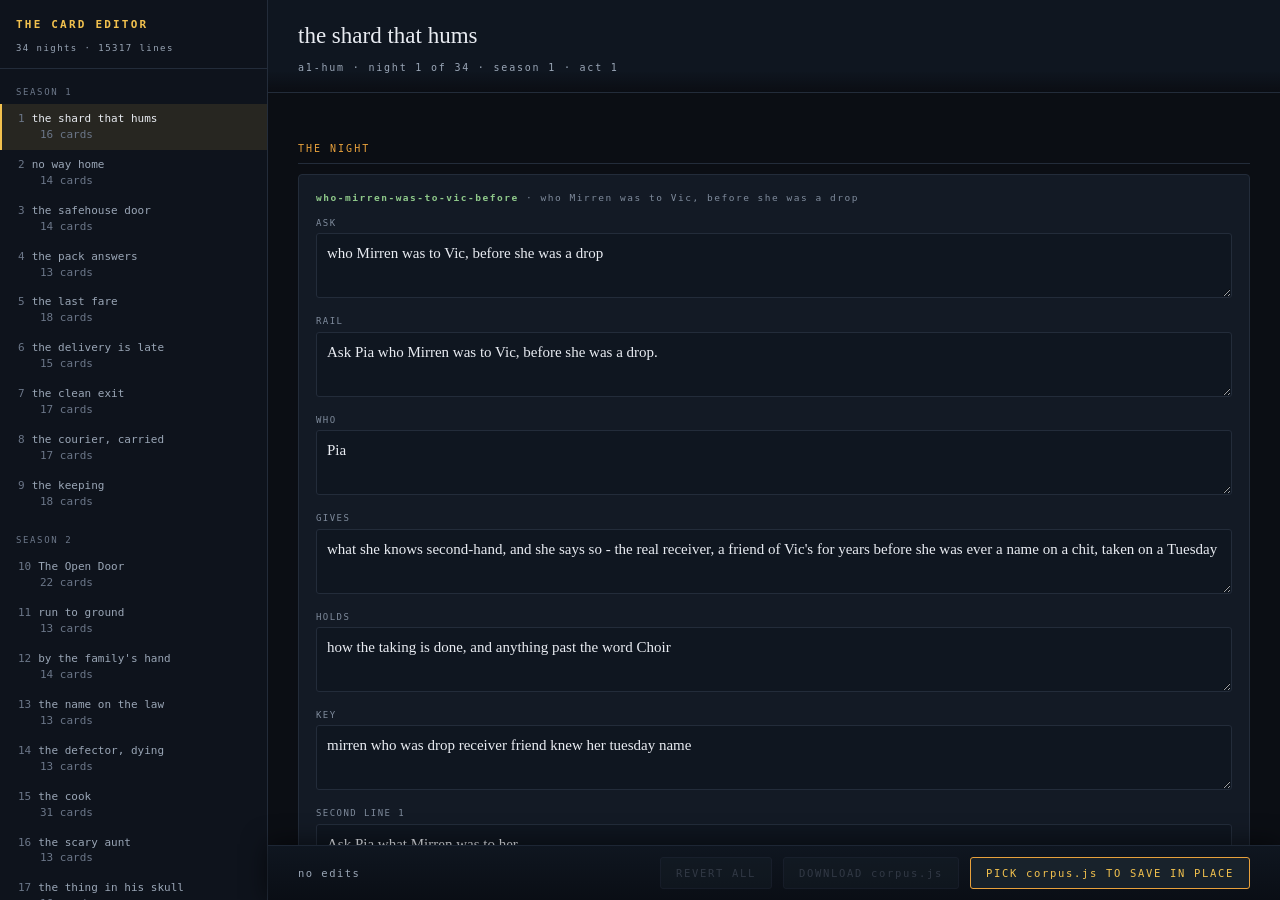
<file: editor.html>
<!doctype html>
<html lang="en">
<head>
<meta charset="utf-8">
<meta name="viewport" content="width=device-width,initial-scale=1">
<title>MUDSKIPPERS — the card editor</title>
<style>
:root{
  --bg:#0b0e14; --panel:#131a25; --panel-2:#19222f; --ink:#e9ecf2; --ink-dim:#9aa6b6;
  --line:#232c3a; --gold:#f2c14e; --sodium:#e8a13c; --green:#8fc98a; --red:#e08b8b;
  --mono:ui-monospace,'Cascadia Mono',Menlo,Consolas,monospace;
}
*{box-sizing:border-box}
html,body{margin:0;height:100%}
body{
  background:var(--bg); color:var(--ink); display:grid; grid-template-columns:268px 1fr;
  font:15px/1.6 Georgia,'Iowan Old Style',serif; overflow:hidden;
}
button{font-family:var(--mono);cursor:pointer}

/* ---- the rail ---- */
nav{border-right:1px solid var(--line);overflow-y:auto;height:100vh;background:#0e131c}
.brand{padding:16px 16px 10px;border-bottom:1px solid var(--line)}
.brand b{font-family:var(--mono);font-size:11px;letter-spacing:.2em;color:var(--gold);display:block}
.brand span{font-family:var(--mono);font-size:9px;letter-spacing:.16em;color:var(--ink-dim)}
.season{font-family:var(--mono);font-size:9px;letter-spacing:.18em;color:#6b7688;padding:16px 16px 5px}
.nb{
  display:block;width:100%;text-align:left;background:none;border:0;border-left:2px solid transparent;
  color:var(--ink-dim);font-family:var(--mono);font-size:11px;padding:7px 16px;line-height:1.45;
}
.nb:hover{background:rgba(232,161,60,.07);color:var(--ink)}
.nb[aria-current="true"]{border-left-color:var(--gold);background:rgba(242,193,78,.11);color:var(--ink)}
.nb i{color:#6b7688;font-style:normal;margin-right:7px}
.nb u{text-decoration:none;color:var(--green);margin-left:6px}

/* ---- the page ---- */
main{overflow-y:auto;height:100vh;padding:0 0 120px}
.head{
  position:sticky;top:0;z-index:5;background:linear-gradient(180deg,#0f1620 78%,rgba(15,22,32,0));
  padding:18px 30px 16px;border-bottom:1px solid var(--line);
}
h1{margin:0;font-size:23px;font-weight:400}
.sub{font-family:var(--mono);font-size:10px;letter-spacing:.18em;color:var(--ink-dim);margin-top:5px}
.wrap{padding:22px 30px 0;max-width:1080px}

.deck{font-family:var(--mono);font-size:10px;letter-spacing:.2em;color:var(--sodium);
  margin:26px 0 10px;padding-bottom:6px;border-bottom:1px solid var(--line)}
.card{background:var(--panel);border:1px solid var(--line);border-radius:4px;padding:15px 17px;margin-bottom:14px}
.card.dirty{border-color:var(--gold);box-shadow:0 0 0 1px rgba(242,193,78,.25)}
.cid{font-family:var(--mono);font-size:9.5px;letter-spacing:.16em;color:#7f8b9c;margin-bottom:11px}
.cid b{color:var(--green)}
.cid em{color:#5d6673;font-style:normal}

.f{margin:9px 0}
.f label{display:block;font-family:var(--mono);font-size:9px;letter-spacing:.16em;color:#7f8b9c;margin-bottom:3px}
textarea{
  width:100%;background:#0f1620;color:var(--ink);border:1px solid var(--line);border-radius:3px;
  padding:8px 10px;font:15px/1.55 Georgia,serif;resize:vertical;overflow:hidden;min-height:38px;
}
textarea:focus{outline:none;border-color:var(--sodium);background:#111925}
textarea.changed{border-color:var(--gold);background:#151a12}
textarea.locked{background:#0c1017;color:#6b7688;border-style:dashed}
.who{font-family:var(--mono);font-size:10px;letter-spacing:.14em;color:var(--sodium)}
.lockmsg{font-family:var(--mono);font-size:9px;color:var(--red);letter-spacing:.05em;margin-top:3px}

/* ---- the bar ---- */
.bar{
  position:fixed;left:268px;right:0;bottom:0;z-index:9;background:linear-gradient(180deg,#0f1620,#0a0e15);
  border-top:1px solid #1d2634;padding:11px 30px;display:flex;gap:11px;align-items:center;
  box-shadow:0 -1px 26px rgba(0,0,0,.6);
}
.bar .count{font-family:var(--mono);font-size:10.5px;letter-spacing:.14em;color:var(--ink-dim);flex:1}
.bar .count b{color:var(--gold)}
.btn{
  background:#18222b;border:1px solid #2f7f8a;color:#6fd3e0;border-radius:3px;
  font-size:10.5px;letter-spacing:.16em;padding:9px 15px;
}
.btn:hover{border-color:#6fd3e0;box-shadow:0 0 18px rgba(111,211,224,.18)}
.btn.gold{border-color:var(--sodium);color:var(--gold)}
.btn.gold:hover{border-color:var(--gold);box-shadow:0 0 18px rgba(232,161,60,.22)}
.btn[disabled]{opacity:.38;cursor:default;box-shadow:none;border-color:#2c3444;color:#6d7789}
.msg{font-family:var(--mono);font-size:10px;letter-spacing:.06em;color:var(--green);min-width:220px;text-align:right}
.msg.bad{color:var(--red)}

.boot{padding:60px 40px;font-family:var(--mono);font-size:12px;color:var(--ink-dim);line-height:2}
.boot b{color:var(--gold)}
</style>
</head>
<body>

<nav id="rail">
  <div class="brand"><b>THE CARD EDITOR</b><span id="brandsub">loading corpus.js…</span></div>
  <div id="nights"></div>
</nav>

<main>
  <div id="page" class="boot">Reading <b>corpus.js</b>…</div>
</main>

<div class="bar">
  <div class="count" id="count">no edits</div>
  <div class="msg" id="msg"></div>
  <button class="btn" id="revert" disabled>REVERT ALL</button>
  <button class="btn gold" id="save" disabled>DOWNLOAD corpus.js</button>
  <button class="btn gold" id="write" disabled style="display:none">SAVE TO FILE</button>
</div>

<script src="corpus.js"></script>
<script>
"use strict";
/* =====================================================================
   MUDSKIPPERS — THE CARD EDITOR

   IT EDITS TEXT IN PLACE AND NEVER RE-SERIALISES. That is the whole design and
   it is a ruling, not a preference. corpus.js is full of authorial comments -
   why a card exists, what a `never` protects, which detector trap a line once
   walked into - and they live BETWEEN the data. Any tool that reads the corpus
   into objects and writes those objects back out deletes every one of them,
   silently, and the diff would be forty thousand lines wide.

   So this tool holds two things at once: the PARSED corpus (from the script tag
   above, which is the same file the game loads) and the RAW TEXT of that same
   file. Editing a field finds that field's exact character range in the raw text
   and replaces only those characters. Every byte it does not touch is unchanged,
   and a diff shows only what you changed.

   A FIELD IT CANNOT LOCATE UNAMBIGUOUSLY IS NOT EDITABLE. It is shown, greyed,
   with the reason. Refusing is always correct here; guessing is never.
   ===================================================================== */

var RAW = "";          /* the exact text of corpus.js */
var EDITS = {};        /* key -> {start, end, was, now} */
var CUR = null;        /* the beat id on screen */
var FSHANDLE = null;   /* a file handle, if the browser will give us one */

function $(id){ return document.getElementById(id); }
function esc(s){ var d = document.createElement("div"); d.textContent = s; return d.innerHTML; }

/* ---- locating a value in the raw text -------------------------------
   A JS string literal in the corpus may be written with escapes, so we cannot
   search for the runtime value directly. We re-encode the value the way the file
   would have written it and search for THAT. If the file used a different but
   equivalent encoding the search simply misses, and the field is locked rather
   than mis-edited - which is the safe direction. */
function enc(v){
  return String(v)
    .replace(/\\/g, "\\\\")
    .replace(/"/g, '\\"')
    .replace(/\n/g, "\\n")
    .replace(/\r/g, "\\r")
    .replace(/\t/g, "\\t");
}
/* find the ONE occurrence of a needle inside [from,to). `lead` is how many
   characters of the needle come before the literal's contents. Returns the range
   of the CONTENTS. Null if absent, {ambiguous} if the file says it twice.

   ANCHOR ON AS MUCH AS YOU KNOW. The first cut searched only for the value, and
   locked 422 fields - every one of them a `who`, because who:"Pia" also matches
   the nameplate on six of that card's own lines. A keyed field knows its key and
   a spoken line knows its speaker; using them makes the needle unique by
   construction rather than by luck. */
function hunt(needle, lead, from, to){
  var i = RAW.indexOf(needle, from);
  if (i < 0 || i >= to) return null;
  var j = RAW.indexOf(needle, i + 1);
  if (j !== -1 && j < to) return {ambiguous:true};
  return {start: i + lead, end: i + needle.length - 1};
}
function locate(v, from, to){ return hunt('"' + enc(v) + '"', 1, from, to); }
function locateKeyed(field, v, from, to){
  var pre = field + ':"';
  return hunt(pre + enc(v) + '"', pre.length, from, to);
}
function locateSaid(speaker, v, from, to){
  var pre = '"' + enc(speaker) + '","';
  return hunt(pre + enc(v) + '"', pre.length, from, to);
}

/* the region of one beat's SCENEBOOK entry, by its own key */
function beatRegion(id){
  var key = '\n"' + id + '": {';
  var a = RAW.indexOf(key);
  if (a < 0) return null;
  if (RAW.indexOf(key, a + 1) !== -1) return null;          /* two entries, same id */
  var ids = Object.keys(SCENEBOOK), n = ids.indexOf(id);
  var b = RAW.length;
  if (n >= 0 && n + 1 < ids.length){
    var nk = '\n"' + ids[n + 1] + '": {';
    var j = RAW.indexOf(nk, a);
    if (j > a) b = j;
  }
  return {start: a, end: b};
}
/* ...and the region of one card inside it, bounded by the next card's anchor */
function cardRegions(beatId, list, deckStart, deckEnd){
  var out = [], i;
  for (i = 0; i < list.length; i++){
    var t = list[i];
    var anchor = t.id ? ('id:"' + enc(t.id) + '"') : ('ask:"' + enc(t.ask) + '"');
    var at = RAW.indexOf(anchor, deckStart);
    out.push((at >= 0 && at < deckEnd) ? at : -1);
  }
  for (i = 0; i < out.length; i++){
    var s = out[i];
    var e = (i + 1 < out.length && out[i + 1] > s) ? out[i + 1] : deckEnd;
    out[i] = (s < 0) ? null : {start: s, end: e};
  }
  return out;
}

/* ---- the model: every editable string on a night -------------------- */
function fieldsFor(beatId){
  var SB = SCENEBOOK[beatId], reg = beatRegion(beatId), out = [];
  if (!SB || !reg) return out;
  var roomAt = RAW.indexOf("\n  room:{", reg.start);
  if (roomAt < 0 || roomAt > reg.end) roomAt = reg.end;

  function deck(list, label, dStart, dEnd){
    var regs = cardRegions(beatId, list || [], dStart, dEnd);
    (list || []).forEach(function(t, i){
      var r = regs[i], rows = [];
      function add(path, label2, value, kind, anchor){
        var loc = null;
        if (r){
          if (kind === "meta" || kind === "who") loc = locateKeyed(anchor || path, value, r.start, r.end);
          else if (kind === "said")               loc = locateSaid(label2, value, r.start, r.end);
          else                                    loc = locate(value, r.start, r.end);
          /* a keyed field written some other way still gets the plain search */
          if (!loc) loc = locate(value, r.start, r.end);
        }
        rows.push({key: beatId + "|" + label + "|" + i + "|" + path,
                   label: label2, value: value, kind: kind || "line",
                   start: loc && !loc.ambiguous ? loc.start : -1,
                   end:   loc && !loc.ambiguous ? loc.end   : -1,
                   why: !r ? "this card could not be found in the file"
                        : !loc ? "this exact text is not in the card's own region"
                        : loc.ambiguous ? "this text appears more than once in the card" : ""});
      }
      ["ask","rail","who","gives","holds","key"].forEach(function(f){
        if (typeof t[f] === "string") add(f, f.toUpperCase(), t[f], f === "who" ? "who" : "meta");
      });
      (t.railTakes || []).forEach(function(v, n){ add("railTakes." + n, "SECOND LINE " + (n + 1), v, "line"); });
      (t.plays || []).forEach(function(l, n){
        if (typeof l === "string") add("plays." + n, "", l, "narr");
        else if (l && l.length >= 2) add("plays." + n, String(l[0]), l[1], "said");
      });
      (t.takes || []).forEach(function(tk, k){
        (tk || []).forEach(function(l, n){
          if (typeof l === "string") add("takes." + k + "." + n, "", l, "narr");
          else if (l && l.length >= 2) add("takes." + k + "." + n, String(l[0]), l[1], "said");
        });
      });
      out.push({card: t, deck: label, idx: i, rows: rows, found: !!r});
    });
  }
  deck(SB.topics, "the night", reg.start, roomAt);
  deck(SB.room && SB.room.topics, "the room", roomAt, reg.end);
  return out;
}

/* ---- rendering ------------------------------------------------------ */
function grow(ta){ ta.style.height = "auto"; ta.style.height = (ta.scrollHeight + 2) + "px"; }

function drawRail(){
  var h = "", season = 0;
  SPINE.forEach(function(b, i){
    if (b.season !== season){ season = b.season; h += '<div class="season">SEASON ' + season + '</div>'; }
    var n = ((SCENEBOOK[b.id] && SCENEBOOK[b.id].topics) || []).length
          + ((SCENEBOOK[b.id] && SCENEBOOK[b.id].room && SCENEBOOK[b.id].room.topics) || []).length;
    var mine = Object.keys(EDITS).filter(function(k){ return k.indexOf(b.id + "|") === 0; }).length;
    h += '<button class="nb" data-beat="' + esc(b.id) + '" aria-current="' + (b.id === CUR) + '">'
       + '<i>' + (i + 1) + '</i>' + esc(b.title) + '<u>' + (mine ? "● " + mine : "") + '</u>'
       + '<br><i style="margin-left:22px">' + n + ' cards</i></button>';
  });
  $("nights").innerHTML = h;
}

function drawPage(){
  var b = null; SPINE.forEach(function(x){ if (x.id === CUR) b = x; });
  if (!b){ $("page").innerHTML = ""; return; }
  var groups = fieldsFor(CUR), lastDeck = "";
  var h = '<div class="head"><h1>' + esc(b.title) + '</h1><div class="sub">'
        + esc(CUR) + ' &middot; night ' + (SPINE.indexOf(b) + 1) + ' of ' + SPINE.length
        + ' &middot; season ' + b.season + ' &middot; act ' + b.act + '</div></div><div class="wrap">';
  groups.forEach(function(g){
    if (g.deck !== lastDeck){ lastDeck = g.deck; h += '<div class="deck">' + esc(g.deck.toUpperCase()) + '</div>'; }
    var dirty = g.rows.some(function(r){ return EDITS[r.key]; });
    h += '<div class="card' + (dirty ? " dirty" : "") + '">'
       + '<div class="cid">' + (g.card.id ? '<b>' + esc(g.card.id) + '</b>' : '<em>(no id)</em>')
       + ' &middot; ' + esc(g.card.ask || "") + '</div>';
    g.rows.forEach(function(r){
      var v = EDITS[r.key] ? EDITS[r.key].now : r.value;
      var locked = r.start < 0;
      h += '<div class="f">';
      if (r.label) h += '<label class="' + (r.kind === "said" ? "who" : "") + '">' + esc(r.label) + '</label>';
      h += '<textarea data-k="' + esc(r.key) + '"' + (locked ? " readonly class=locked" : "")
         + (EDITS[r.key] ? ' class="changed"' : "") + '>' + esc(v) + '</textarea>';
      if (locked) h += '<div class="lockmsg">LOCKED — ' + esc(r.why) + '</div>';
      h += '</div>';
    });
    h += '</div>';
  });
  $("page").className = ""; $("page").innerHTML = h + '</div>';
  [].forEach.call(document.querySelectorAll("#page textarea"), function(ta){
    grow(ta);
    ta.addEventListener("input", function(){ grow(ta); onEdit(ta); });
  });
}

/* ---- editing -------------------------------------------------------- */
function onEdit(ta){
  var key = ta.getAttribute("data-k"), groups = fieldsFor(CUR), row = null;
  groups.forEach(function(g){ g.rows.forEach(function(r){ if (r.key === key) row = r; }); });
  if (!row || row.start < 0) return;
  if (ta.value === row.value){ delete EDITS[key]; ta.className = ""; }
  else { EDITS[key] = {start: row.start, end: row.end, was: row.value, now: ta.value}; ta.className = "changed"; }
  refreshBar();
}

/* APPLY DESCENDING. Every edit is a character range in the ORIGINAL text, so
   writing them back from the end means no earlier offset is ever disturbed.
   This is the same discipline the game's own splices use, and the reason the
   result is provably "the old file, with named ranges replaced". */
function applyEdits(){
  var list = Object.keys(EDITS).map(function(k){ return EDITS[k]; });
  list.sort(function(a, b){ return b.start - a.start; });
  var out = RAW, i;
  for (i = 0; i < list.length; i++){
    var e = list[i];
    if (RAW.slice(e.start, e.end) !== enc(e.was)) throw new Error("a field moved under the editor - reload before saving");
    out = out.slice(0, e.start) + enc(e.now) + out.slice(e.end);
  }
  return out;
}

function refreshBar(){
  var n = Object.keys(EDITS).length;
  $("count").innerHTML = n ? "<b>" + n + "</b> field" + (n === 1 ? "" : "s") + " changed, not yet saved" : "no edits";
  $("save").disabled = !n; $("revert").disabled = !n;
  if (FSHANDLE) $("write").disabled = !n;
  drawRail();
}
function say(t, bad){ var m = $("msg"); m.textContent = t; m.className = "msg" + (bad ? " bad" : ""); }

/* ---- boot ----------------------------------------------------------- */
$("rail").addEventListener("click", function(e){
  var b = e.target.closest && e.target.closest("[data-beat]");
  if (!b) return;
  CUR = b.getAttribute("data-beat"); drawRail(); drawPage(); window.scrollTo(0, 0);
});
$("revert").onclick = function(){
  if (!confirm("Throw away every unsaved edit?")) return;
  EDITS = {}; refreshBar(); drawPage(); say("reverted");
};
$("save").onclick = function(){
  var text;
  try { text = applyEdits(); } catch (err){ say(err.message, true); return; }
  try { new Function(text); } catch (err){ say("REFUSED: the result would not parse — " + err.message, true); return; }
  var a = document.createElement("a");
  a.href = URL.createObjectURL(new Blob([text], {type: "text/javascript"}));
  a.download = "corpus.js"; a.click();
  say("downloaded — " + Object.keys(EDITS).length + " field(s). Replace corpus.js and reload.");
};
$("write").onclick = function(){
  var text;
  try { text = applyEdits(); } catch (err){ say(err.message, true); return; }
  try { new Function(text); } catch (err){ say("REFUSED: the result would not parse — " + err.message, true); return; }
  FSHANDLE.createWritable().then(function(w){
    return w.write(text).then(function(){ return w.close(); });
  }).then(function(){
    RAW = text; EDITS = {}; refreshBar(); drawPage(); say("written to corpus.js");
  }).catch(function(err){ say("write failed: " + err.message, true); });
};

fetch("corpus.js", {cache: "no-store"}).then(function(r){
  if (!r.ok) throw new Error("HTTP " + r.status);
  return r.text();
}).then(function(t){
  RAW = t;
  if (typeof SPINE === "undefined" || typeof SCENEBOOK === "undefined")
    throw new Error("corpus.js loaded as text but not as script");
  $("brandsub").textContent = SPINE.length + " nights · " + t.split("\n").length + " lines";
  CUR = SPINE[0].id;
  drawRail(); drawPage(); refreshBar();
  /* the nicer save path, where the browser allows it */
  if (window.showOpenFilePicker){
    var w = $("write"); w.style.display = "";
    w.textContent = "PICK corpus.js TO SAVE IN PLACE";
    w.disabled = false;
    w.onclick = function(){
      window.showOpenFilePicker({types: [{description: "corpus", accept: {"text/javascript": [".js"]}}]})
        .then(function(hs){
          FSHANDLE = hs[0];
          w.textContent = "SAVE TO FILE"; w.disabled = !Object.keys(EDITS).length;
          w.onclick = null; say("will write straight to " + FSHANDLE.name);
          w.addEventListener("click", function(){ $("write").onclick(); });
        }).catch(function(){});
    };
  }
}).catch(function(err){
  $("page").innerHTML = '<div class="boot">Could not read <b>corpus.js</b>: ' + esc(err.message)
    + '<br><br>This tool reads the file over HTTP so it can edit the exact bytes on disk.'
    + '<br>Open it from a served copy — <b>http://localhost:8124/editor.html</b> — rather than from file://.</div>';
});
</script>
</body>
</html>
</file>
